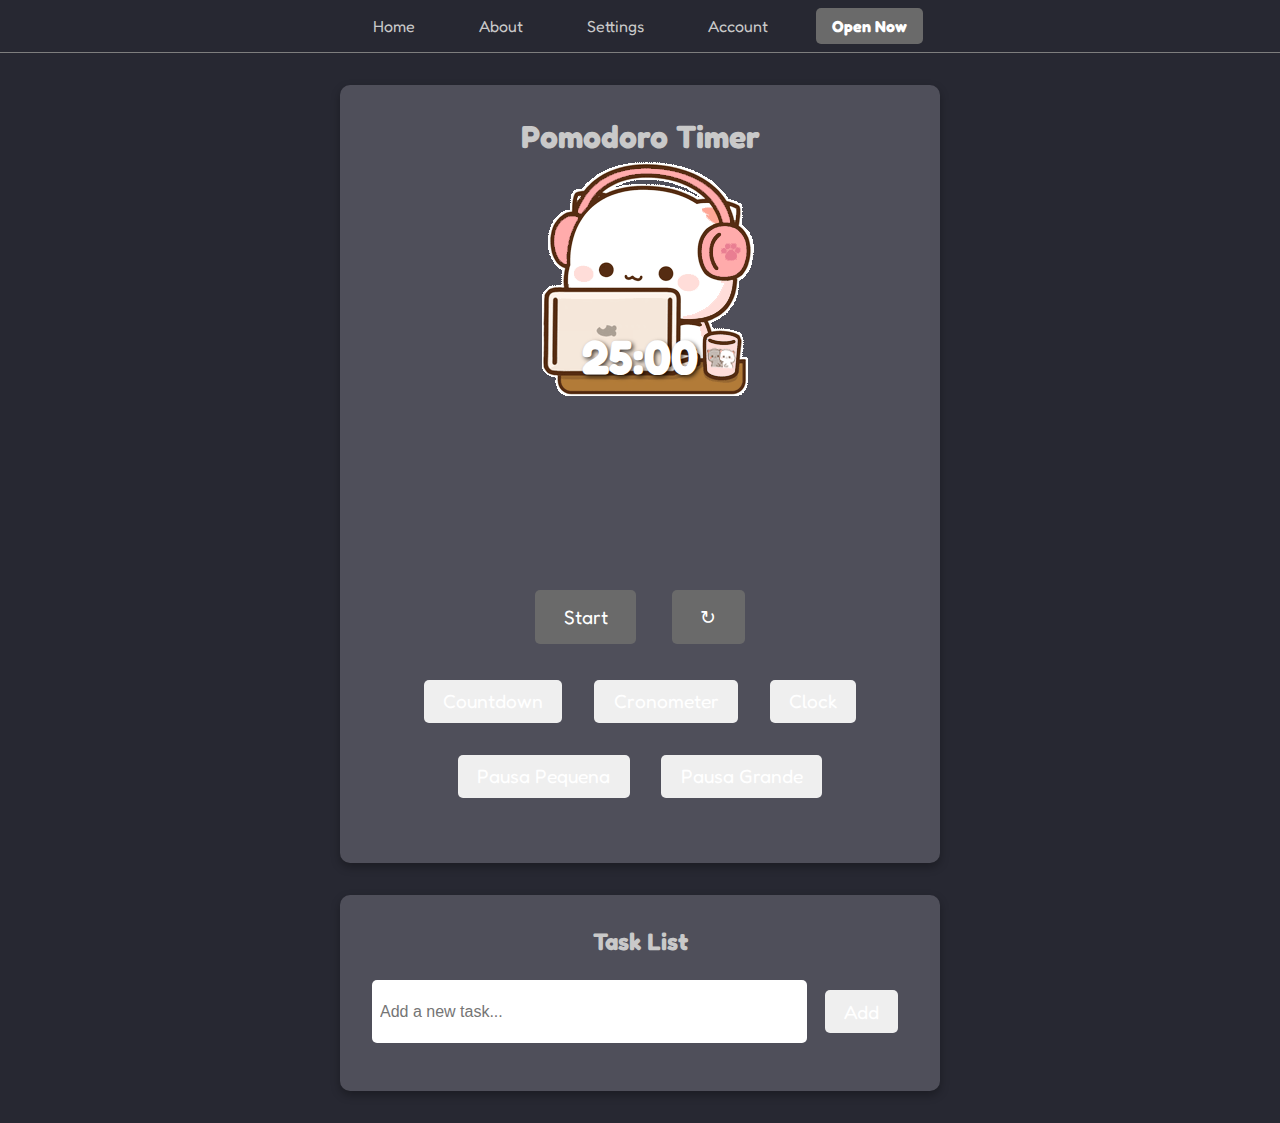
<file: StuddyBuddy/FocusMode/Index.html>
<!DOCTYPE html>
<html lang="en">
    
    <head>

        <meta charset="UTF-8">
        <meta name="viewport" content="width=device-width, initial-scale=1.0">
        
        <meta name="description" content="Concentration and Study help">
        <meta name="keywords" content="Pomodoro, Timer, Clock, Cozy">
        <meta name="author" content="Mariana Lima">

        <title>Focus</title>
        <link rel="shortcut icon" type="image/x-icon" href="../SB.W.ico">
        
        <!-- Estilos e Scripts -->
        <link rel="stylesheet" href="Styles.css">
        <script src="Script.js" defer></script>

    </head>

    <body>
        <!-- Navbar -->
        <nav id="navbar">
            <ul>
                <li><a href="../HomePage/Index.html">Home</a></li>
                <li><a href="../HomePage/about.html">About</a></li>
                <li><a href="../HomePage/settings.html">Settings</a></li>
                <li><a href="../HomePage/account.html">Account</a></li>
                <li><a class="accent-link" href="../HomePage/open.html">Open Now</a></li>
            </ul>
        </nav>

        <div id="Pomodoro">

            <h1>Pomodoro Timer</h1>
            
            <div class="timer-container">
                <div id="timer">25:00</div>
                <img src="../gif-personalizado.gif" alt="Pomodoro GIF" class="custom-gif">
            </div>

             <!-- Contêiner dos botões -->
            <div class="BiggerButtons">
                <button id="start" class="BigButton">Start</button>
                <button id="reset" class="BigButton">&#x21bb;</button> <!-- Botão de reset com símbolo -->
            </div>

            <div class="SmallerButtons">
                <button id="countdown" class="SmallButton">Countdown</button>
                <button id="cronometer" class="SmallButton">Cronometer</button>
                <button id="worldclock" class="SmallButton">Clock</button>
                <button id="shortBreak" class="SmallButton">Pausa Pequena</button> <!-- Novo botão -->
                <button id="longBreak" class="SmallButton">Pausa Grande</button> <!-- Novo botão -->
            </div>

            <!-- Contêiner para as bolinhas -->
            <div id="progressDots" class="progress-dots"></div>

        </div>

        <!-- Task List Section -->
        <div id="TaskList">
            <h2>Task List</h2>
            <div class="task-input-container">
                <input type="text" id="taskInput" placeholder="Add a new task..." />
                <button id="addTaskButton" class="SmallButton">Add</button>
            </div>
            <ul id="taskList"></ul>
        </div>

        <!-- Spotify Popup -->
        <div id="spotifyPopup" class="popup hidden">
            <div class="popup-content">
                <h2>Connect to Spotify</h2>
                <p>Enjoy your favorite music while studying!</p>
                <button id="connectSpotify" class="SmallButton">Connect</button>
                <button id="closePopup" class="SmallButton">Close</button>
            </div>
        </div>
    </body>

</html>
</file>
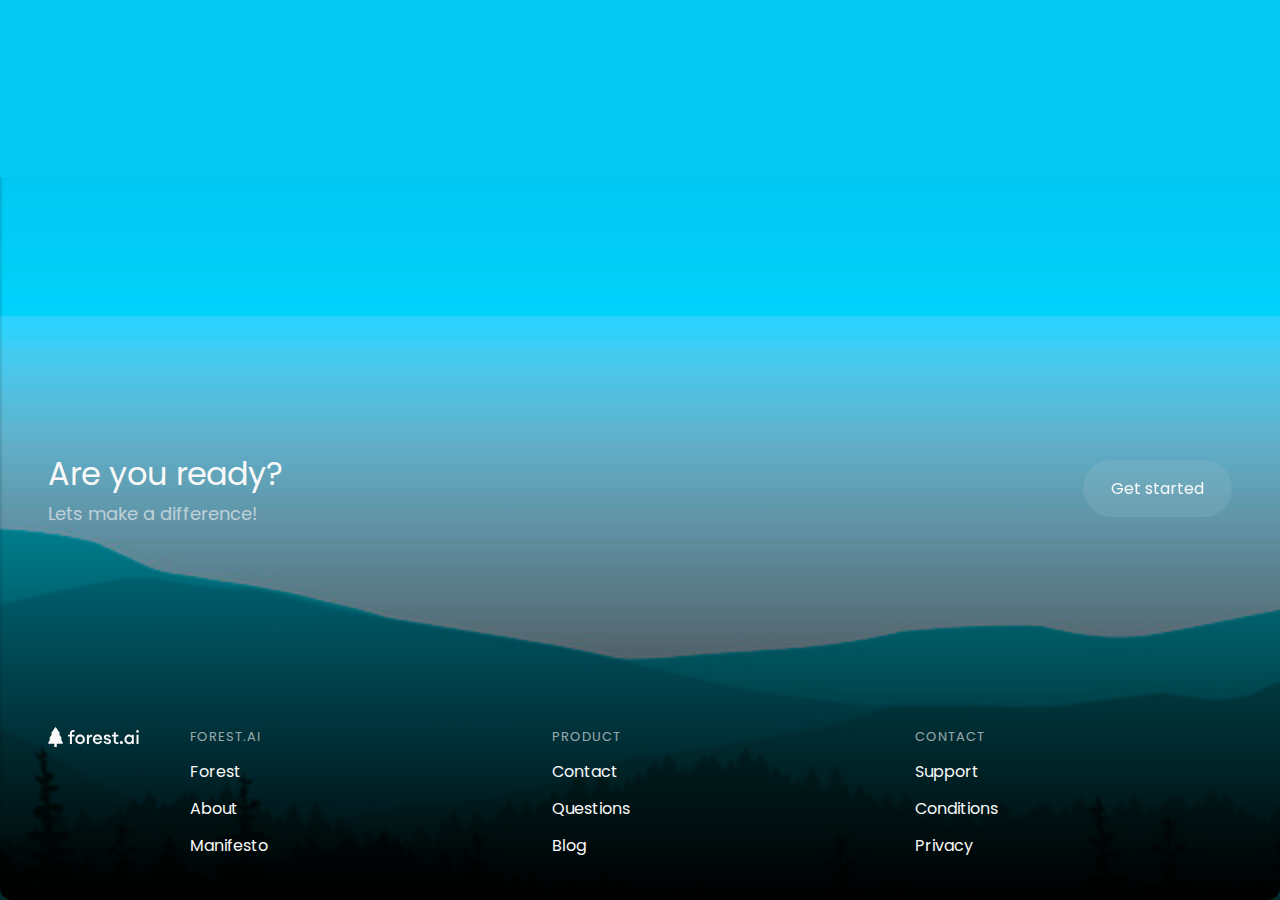
<file: StuddyBuddy/Testing templates/Index.html>
<!DOCTYPE html>
<html lang="en">
  <head>
    <meta charset="UTF-8" />
    <meta name="viewport" content="width=device-width, initial-scale=1.0" />
    <title>Footers</title>
    <link rel="preconnect" href="https://fonts.googleapis.com" />
    <link rel="preconnect" href="https://fonts.gstatic.com" crossorigin />
    <link
      href="https://fonts.googleapis.com/css2?family=Poppins:wght@400;500;600&display=swap"
      rel="stylesheet"
    />
    <link
      rel="stylesheet"
      href="https://cdnjs.cloudflare.com/ajax/libs/font-awesome/6.6.0/css/all.min.css"
      integrity="sha512-Kc323vGBEqzTmouAECnVceyQqyqdsSiqLQISBL29aUW4U/M7pSPA/gEUZQqv1cwx4OnYxTxve5UMg5GT6L4JJg=="
      crossorigin="anonymous"
      referrerpolicy="no-referrer"
    />
    <link rel="stylesheet" href="style.css" />
  </head>
  <body>
    <footer>
      <div class="footer-inner">
        <div class="top">
          <div>
            <h2>Are you ready?</h2>
            <h3>Lets make a difference!</h3>
          </div>
          <button>Get started</button>
        </div>
        <div class="bottom">
          <div class="logo-content">
            <img class="logo" src="logo.svg" />
            <div class="socials">
              <a class="fa-brands fa-x-twitter"></a>
              <a class="fa-brands fa-discord"></a>
              <a class="fa-brands fa-telegram"></a>
              <a class="fa-brands fa-linkedin"></a>
              <a class="fa-brands fa-facebook"></a>
            </div>
          </div>
          <nav>
            <ul>
              <li>
                <h4>FOREST.AI</h4>
              </li>
              <li>
                <a>Forest</a>
              </li>
              <li>
                <a>About</a>
              </li>
              <li>
                <a>Manifesto</a>
              </li>
            </ul>
            <ul>
              <li>
                <h4>PRODUCT</h4>
              </li>
              <li>
                <a>Contact</a>
              </li>
              <li>
                <a>Questions</a>
              </li>
              <li>
                <a>Blog</a>
              </li>
            </ul>
            <ul>
              <li>
                <h4>CONTACT</h4>
              </li>
              <li>
                <a>Support</a>
              </li>
              <li>
                <a>Conditions</a>
              </li>
              <li>
                <a>Privacy</a>
              </li>
            </ul>
          </nav>
        </div>
      </div>
    </footer>
  </body>
</html>
</file>
<file: StuddyBuddy/FocusMode/Styles.css>
@import url('https://fonts.googleapis.com/css2?family=Fredoka:wght@300..700&display=swap');

:root
{
    --background-color: #272832;
   --hover-color: #7e7e7e;
    --accent-color: #6a6a6a;
    --text-color: #c9c9c9;
}

*
{
    margin: 0;
    padding: 0;
    list-style: none;
    text-decoration: none;
    box-sizing: border-box;
}

html
{
    font-family: "Fredoka", sans-serif;
    color: var(--text-color);
    scroll-behavior: smooth;
}

/* Layout principal: Pomodoro e Task List em coluna */
body {
    font-family: "Fredoka", sans-serif;
    background-color: var(--background-color);
    color: var(--text-color);
    display: block; /* Muda de flex para block */
    margin: 0;
    padding: 0;
}

/* Espaçamento entre as seções principais */
#Pomodoro, #TaskList {
    margin: 2em auto;
    width: 95%;
    max-width: 600px;
}

#Pomodoro
{
    text-align: center;
    background-color: #4f4f5a;
    padding: 2em;
    border-radius: 10px;
    box-shadow: 0 4px 10px rgba(0, 0, 0, 0.3);
}

/* Task List Container */
#TaskList {
    background-color: #4f4f5a;
    padding: 2em;
    border-radius: 10px;
    box-shadow: 0 4px 10px rgba(0, 0, 0, 0.3);
    color: var(--text-color);
}

#TaskList h2 {
    text-align: center;
    margin-bottom: 1em;
}

.task-input-container {
    display: flex;
    gap: 0.5em;
    margin-bottom: 1em;
}

#taskInput {
    flex: 1;
    padding: 0.5em;
    border: none;
    border-radius: 5px;
    font-size: 1em;
}

#taskList {
    list-style: none;
    padding: 0;
    margin: 0;
}

#taskList li {
    display: flex;
    justify-content: space-between;
    align-items: center;
    background-color: var(--accent-color);
    padding: 0.5em 1em;
    margin-bottom: 0.5em;
    border-radius: 5px;
    transition: background-color 0.3s;
}

#taskList li.completed {
    text-decoration: line-through;
    opacity: 0.6;
}

.task-buttons {
    display: flex;
    gap: 0.5em;
}

.task-buttons button {
    background-color: var(--hover-color);
    border: none;
    padding: 0.3em 0.6em;
    border-radius: 5px;
    cursor: pointer;
    font-size: 0.9em;
    color: white;
}

.task-buttons button:hover {
    background-color: var(--text-color);
    color: black;
}

.timer-container
{
    position: relative;
    display: inline-block; /*nao sei a definição */
    width: 25em;
    height: 25em;
}

#timer
{
    position: absolute;
    top: 50%;
    left: 50%;
    transform: translate(-50%, -50%);
    font-size: 3em;
    color: white;
    font-weight: bold;
    text-shadow: 2px 2px 4px rgba(0, 0, 0, 0.7);
    z-index: 10; /*nao sei a funçao*/
}

custom-gif
{
    width: 100%;
    height: 100%;
    object-fit: cover;
    border-radius: 10px;
}

button
{
    color: #fff;
    border: none;
    padding: 0.5em 1em;
    margin: 0.5em;
    border-radius: 5px;
    cursor: pointer;
    font-size: 1.2em;
    font-family: "Fredoka", sans-serif;
    transition: background-color 0.3s;
}

button:hover
{
    background-color: var(--hover-color);
}

.BigButton
{
    background-color: #6a6a6a;
    padding: 0.8em 1.5em;
}

.BiggerButtons,
.SmallerButtons {
    display: flex;
    justify-content: center; /* Centraliza os botões */
    gap: 1em;
    flex-wrap: wrap; /* Permite quebrar linha em telas pequenas */
    width: 100%;
    max-width: 100%;
    margin: 0 auto;
}

.BiggerButtons {
    margin-top: 1.5em;
}

.SmallerButtons {
    margin-top: 1em;
    gap: 0.8em;
}

.SmallerButtons button:hover
{
    background-color: #5a5a5a;
}

.progress-dots {
    display: flex;
    justify-content: center;
    gap: 0.5em;
    margin-top: 1.5em;
}

.progress-dots .dot {
    width: 15px;
    height: 15px;
    border-radius: 50%;
    background-color: var(--hover-color);
    opacity: 0.3;
    transition: opacity 0.3s;
}

.progress-dots .dot.filled {
    opacity: 1;
    background-color: var(--text-color);
}

/* Navbar */
nav {
    background-color: var(--background-color);
    padding: 1em 0;
    border-bottom: 1px solid var(--hover-color);
    position: sticky;
    top: 0;
    z-index: 1000;
}

nav ul {
    display: flex;
    justify-content: center;
    align-items: center;
    gap: 2em;
    list-style: none;
    margin: 0;
    padding: 0;
}

nav a {
    color: var(--text-color);
    text-decoration: none;
    padding: 0.5em 1em;
    border-radius: 5px;
    transition: background-color 0.3s, color 0.3s;
}

nav a:hover {
    background-color: var(--hover-color);
    color: white;
}

nav a.accent-link {
    background-color: var(--accent-color);
    color: white;
    font-weight: bold;
    padding: 0.5em 1em;
    border-radius: 5px;
}

nav a.accent-link:hover {
    background-color: var(--text-color);
    color: black;
}

/* Spotify Popup */
popup {
    position: fixed;
    top: 50%;
    left: 50%;
    transform: translate(-50%, -50%);
    background-color: #4f4f5a;
    padding: 2em;
    border-radius: 10px;
    box-shadow: 0 4px 10px rgba(0, 0, 0, 0.3);
    z-index: 1000;
    display: flex;
    flex-direction: column;
    align-items: center;
    gap: 1em;
}

.popup.hidden {
    display: none;
}

.popup-content h2 {
    color: var(--text-color);
}

.popup-content p {
    color: var(--text-color);
    text-align: center;
}

.popup-content button {
    background-color: var(--hover-color);
    color: white;
    border: none;
    padding: 0.5em 1em;
    border-radius: 5px;
    cursor: pointer;
    transition: background-color 0.3s;
}

.popup-content button:hover {
    background-color: var(--text-color);
    color: black;
}

@media screen and (max-width: 700px) {
    #Pomodoro {
        padding: 1.5em;
        margin: 1.5em;
    }

    .timer-container {
        width: 20em;
        height: 20em;
    }

    #timer {
        font-size: 2.5em;
    }

    h1 {
        font-size: 2em;
    }

    .BigButton,
    .SmallButton {
        font-size: 1em;
        padding: 0.4em 0.8em;
    }
}

@media screen and (max-width: 400px) {
    #Pomodoro {
        padding: 1em;
        margin: 1em;
    }

    .timer-container {
        width: 15em;
        height: 15em;
    }

    #timer {
        font-size: 2em;
    }

    button {
        font-size: 0.9em;
        padding: 0.3em 0.6em;
    }

    h1 {
        font-size: 1.8em;
    }
}
</file>
<file: StuddyBuddy/Testing templates/style.css>
body {
  background: #04c9f1;
  color: #f9f9f9;
  font-family: "Euclid Circular B", "Poppins";
}

* {
  box-sizing: border-box;
}

footer {
  position: fixed;
  left: 0;
  bottom: 0;
  right: 0;
  height: 723px;
  background: #002421 url(bg.png);
  background-position: 0 -21px;
  background-repeat: no-repeat;
  background-size: 300%;
  display: flex;
}

.footer-inner {
  margin-top: auto;
  width: 100%;
  height: 570px;
  padding: 120px 48px 56px;
  background: linear-gradient(rgb(0 0 0 / 0%), rgb(0 0 0 / 100%));
  border-radius: 12px;
}

.logo {
  position: absolute;
  top: 240px;
  left: 50%;
  translate: -50% 0;
  height: 20px;
}

.top {
  display: flex;
  flex-direction: column;
  justify-content: center;
  align-items: center;
  gap: 20px;
  margin-bottom: 68px;
  text-align: center;
}

h2,
h3,
h4 {
  margin: 0;
  font-weight: 400;
}

ul {
  margin: 0;
  padding: 0;
  list-style: none;
}

.top h2 {
  font-size: 28px;
  margin-bottom: 6px;
}

.top h3 {
  font-size: 16px;
  opacity: 0.6;
}

.top button {
  border: 0;
  font-family: inherit;
  backdrop-filter: blur(10px);
  background: rgb(255 255 255 / 8%);
  color: #f9f9f9;
  border-radius: 40px;
  overflow: hidden;
  padding: 16px 28px;
  font-size: 16px;
  cursor: pointer;
}

.bottom {
  display: flex;
  align-items: flex-start;
  justify-content: space-between;
  flex-direction: column;
  gap: 50px;
}

.bottom .logo-content {
  display: flex;
  align-items: center;
  justify-content: center;
  width: 100%;
}

.bottom h4 {
  opacity: 0.6;
  letter-spacing: 1px;
  font-size: 13px;
}

.bottom nav {
  min-width: 0;
  width: 100%;
  text-align: center;
  display: flex;
  gap: 3.5vw;
}

.bottom nav ul {
  width: 100%;
  display: grid;
  gap: 12px;
  text-align: center;
}

.bottom nav ul li {
  width: 100%;
}

.socials {
  display: flex;
  align-items: center;
  gap: 24px;
}

.socials a {
  opacity: 0.5;
  font-size: 22px;
}

@media (width >= 490px) {
  .logo {
    position: static;
    translate: 0;
  }

  .top {
    flex-direction: row;
    justify-content: space-between;
    gap: 0;
    margin-bottom: 140px;
    text-align: left;
  }

  .bottom .logo-content {
    justify-content: space-between;
  }

  .bottom nav ul {
    text-align: left;
  }

  .socials {
    gap: 14px;
  }
}

@media (width >= 590px) {
  .bottom {
    flex-direction: row;
  }

  .bottom .logo-content {
    flex-direction: column;
    align-items: flex-start;
    justify-content: flex-start;
    width: auto;
  }

  .bottom nav {
    text-align: left;
  }

  .bottom nav ul {
    text-align: left;
    place-content: start;
  }

  .top {
    margin-bottom: 200px;
  }

  .socials {
    padding-top: 18px;
  }

  .top h2 {
    font-size: 32px;
    margin-bottom: 2px;
  }

  .top h3 {
    font-size: 18px;
  }
}

@media (width >= 690px) {
}
</file>
